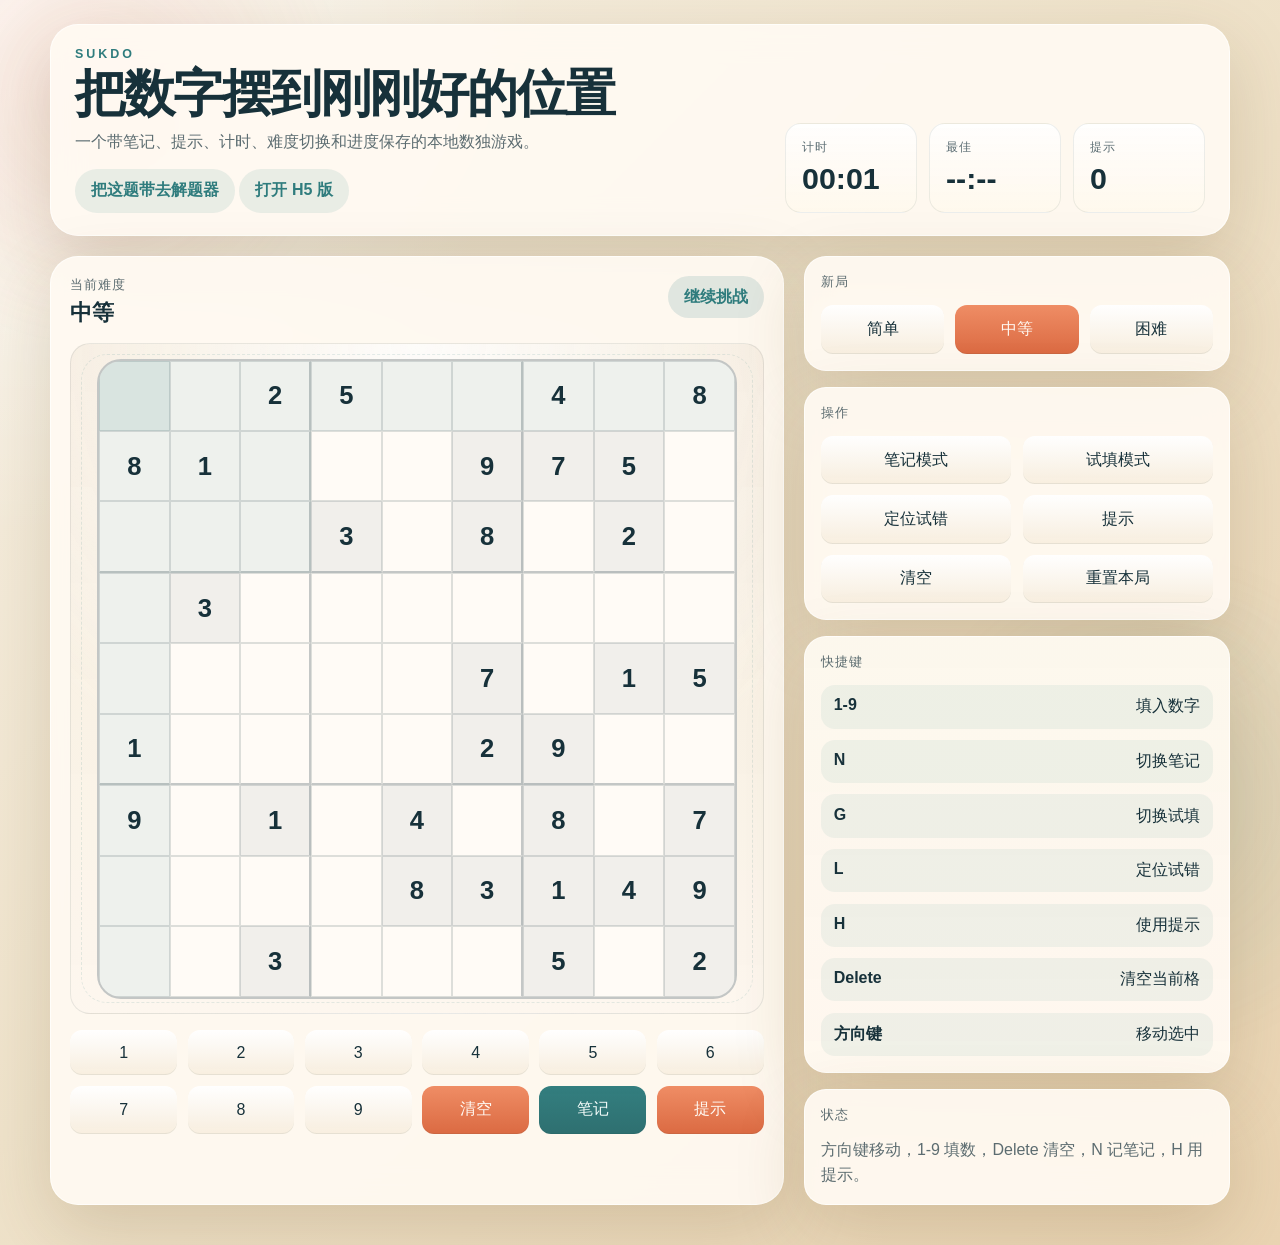
<file: index.html>
<!doctype html>
<html lang="zh-CN">
  <head>
    <meta charset="UTF-8" />
    <meta name="viewport" content="width=device-width, initial-scale=1.0" />
    <title>Sukdo Sudoku</title>
    <link rel="stylesheet" href="./styles.css" />
  </head>
  <body>
    <div class="page-glow page-glow-left"></div>
    <div class="page-glow page-glow-right"></div>

    <main class="app-shell">
      <section class="hero-card">
        <p class="eyebrow">SUKDO</p>
        <div class="hero-copy">
          <div>
            <h1>把数字摆到刚刚好的位置</h1>
            <p class="hero-text">
              一个带笔记、提示、计时、难度切换和进度保存的本地数独游戏。
            </p>
            <div class="hero-actions">
              <a id="solver-link" class="hero-link" href="./solver.html">把这题带去解题器</a>
              <a class="hero-link" href="./h5/index.html">打开 H5 版</a>
            </div>
          </div>
          <div class="hero-stats">
            <div class="stat-card">
              <span class="stat-label">计时</span>
              <strong id="timer">00:00</strong>
            </div>
            <div class="stat-card">
              <span class="stat-label">最佳</span>
              <strong id="best-time">--:--</strong>
            </div>
            <div class="stat-card">
              <span class="stat-label">提示</span>
              <strong id="hint-count">0</strong>
            </div>
          </div>
        </div>
      </section>

      <section class="game-layout">
        <section class="board-panel">
          <div class="panel-topline">
            <div>
              <p class="panel-label">当前难度</p>
              <strong id="difficulty-label">中等</strong>
            </div>
            <div id="status-pill" class="status-pill">继续挑战</div>
          </div>

          <div class="board-frame">
            <div id="board" class="board" aria-label="Sudoku board"></div>
          </div>

          <div class="keypad-card">
            <div id="keypad" class="keypad" aria-label="Sudoku keypad"></div>
          </div>
        </section>

        <aside class="side-panel">
          <section class="panel-card">
            <p class="panel-title">新局</p>
            <div class="difficulty-group" id="difficulty-buttons">
              <button class="difficulty-button" data-difficulty="easy">简单</button>
              <button class="difficulty-button" data-difficulty="medium">中等</button>
              <button class="difficulty-button" data-difficulty="hard">困难</button>
            </div>
          </section>

          <section class="panel-card">
            <p class="panel-title">操作</p>
            <div class="action-grid">
              <button id="notes-toggle" class="action-button">笔记模式</button>
              <button id="prefill-toggle" class="action-button">试填模式</button>
              <button id="locate-prefill" class="action-button">定位试错</button>
              <button id="hint-button" class="action-button">提示</button>
              <button id="clear-button" class="action-button">清空</button>
              <button id="reset-button" class="action-button">重置本局</button>
            </div>
          </section>

          <section class="panel-card panel-card-accent">
            <p class="panel-title">快捷键</p>
            <ul class="shortcut-list">
              <li><span>1-9</span><span>填入数字</span></li>
              <li><span>N</span><span>切换笔记</span></li>
              <li><span>G</span><span>切换试填</span></li>
              <li><span>L</span><span>定位试错</span></li>
              <li><span>H</span><span>使用提示</span></li>
              <li><span>Delete</span><span>清空当前格</span></li>
              <li><span>方向键</span><span>移动选中</span></li>
            </ul>
          </section>

          <section class="panel-card">
            <p class="panel-title">状态</p>
            <p id="message" class="message">
              选择一个空格，然后用键盘或下方数字盘开始解题。
            </p>
          </section>
        </aside>
      </section>
    </main>

    <script type="module" src="./src/main.js"></script>
  </body>
</html>
</file>
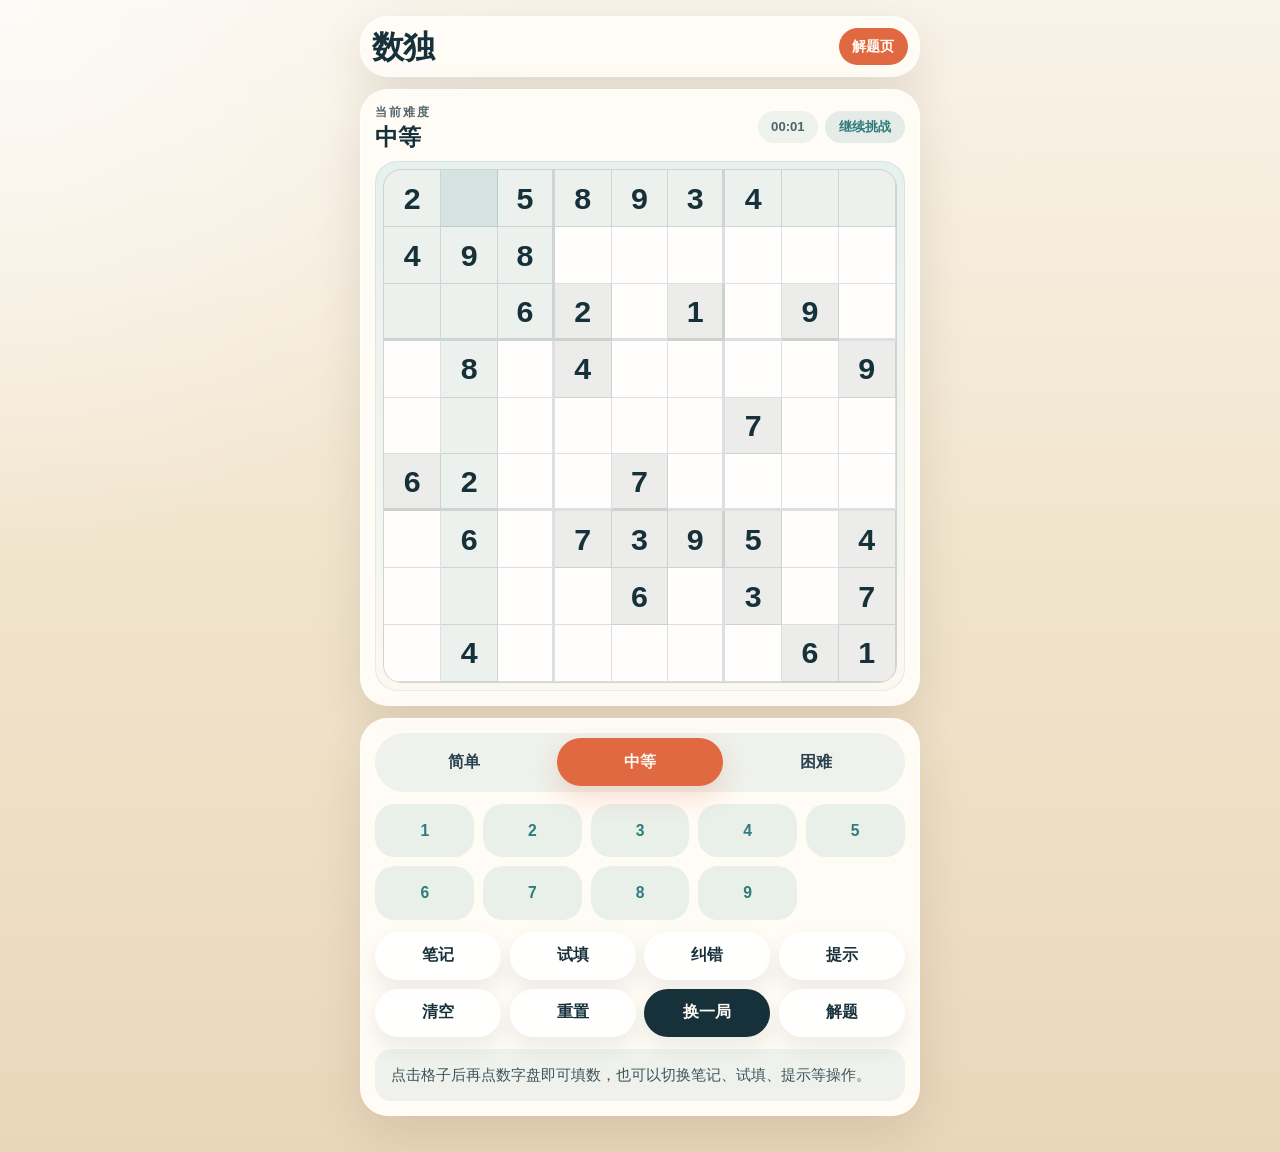
<file: h5/index.html>
<!doctype html>
<html lang="zh-CN">
  <head>
    <meta charset="UTF-8" />
    <meta name="viewport" content="width=device-width, initial-scale=1.0, viewport-fit=cover" />
    <title>Sukdo H5 Game</title>
    <link rel="icon" href="data:," />
    <link rel="stylesheet" href="./styles.css" />
  </head>
  <body class="h5-body">
    <main class="mobile-shell">
      <header class="mobile-hero compact-hero game-hero">
        <div class="hero-topline compact-topline">
          <h1>数独</h1>
          <a id="h5-solver-link" class="ghost-link accent" href="./solver.html">解题页</a>
        </div>
      </header>

      <section class="panel-card board-panel">
        <div class="section-topline">
          <div>
            <div class="section-title">当前难度</div>
            <strong id="h5-difficulty-label" class="section-value">中等</strong>
          </div>
          <div class="board-meta">
            <div id="h5-timer" class="helper-text">00:00</div>
            <div id="h5-status-pill" class="helper-pill">继续挑战</div>
          </div>
        </div>
        <div class="board-shell">
          <div id="h5-game-board" class="board" aria-label="H5 Sudoku board"></div>
        </div>
      </section>

      <section class="panel-card controls-panel">
        <div id="h5-difficulty-buttons"></div>
        <div id="h5-game-keypad"></div>
        <div id="h5-action-grid"></div>
        <p id="h5-game-message" class="message">正在加载 H5 数独游戏…</p>
      </section>

      <div id="h5-new-game-dialog"></div>
    </main>

    <script type="module" src="../src/h5/game-page.js?v=20260402-3"></script>
  </body>
</html>
</file>
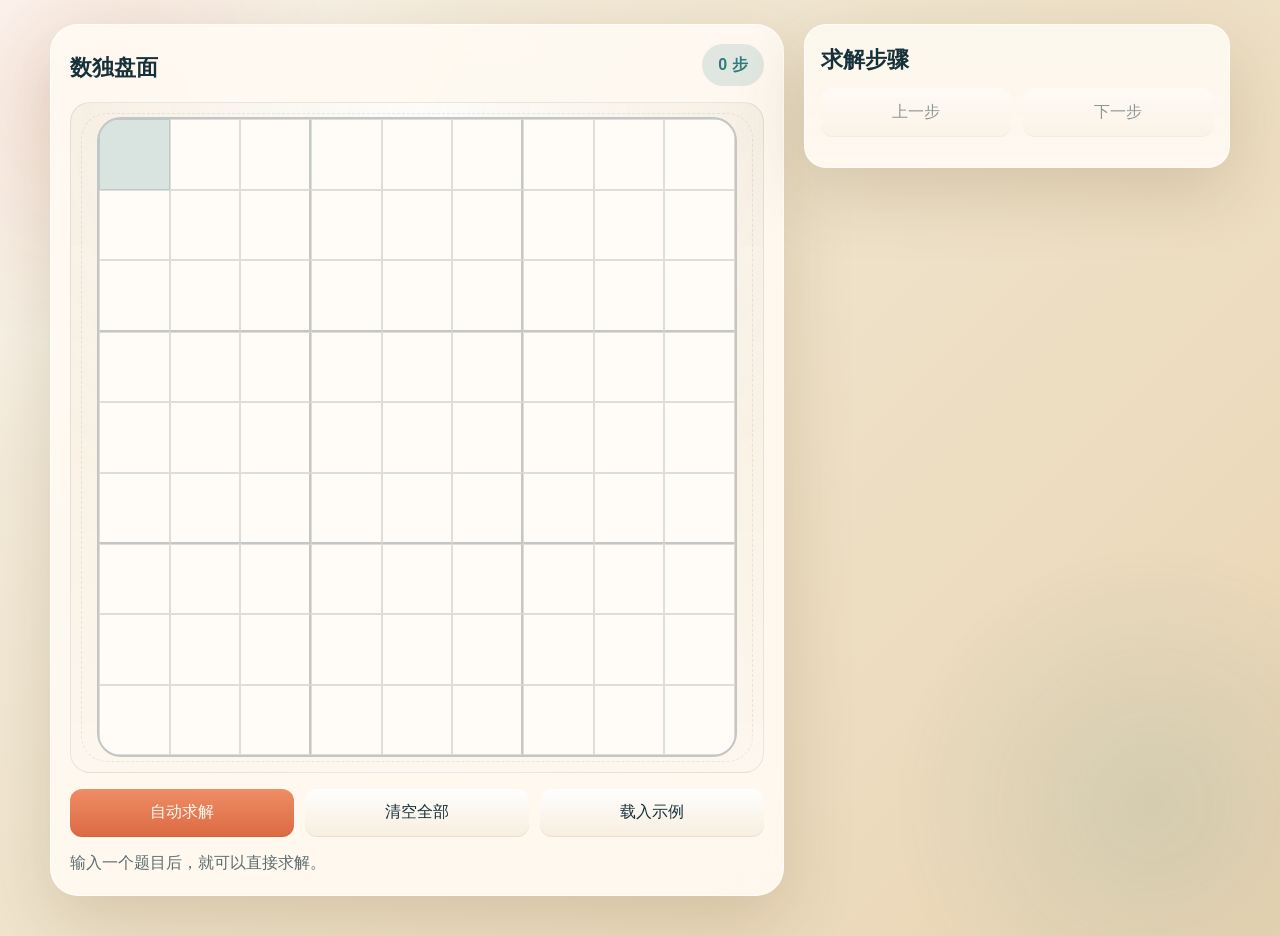
<file: solver.html>
<!doctype html>
<html lang="zh-CN">
  <head>
    <meta charset="UTF-8" />
    <meta name="viewport" content="width=device-width, initial-scale=1.0" />
    <title>Sukdo Solver</title>
    <link rel="stylesheet" href="./styles.css" />
  </head>
  <body>
    <div class="page-glow page-glow-left"></div>
    <div class="page-glow page-glow-right"></div>

    <main class="app-shell solver-shell">
      <section class="game-layout solver-layout">
        <section class="board-panel">
          <div class="panel-topline">
            <div>
              <strong>数独盘面</strong>
            </div>
            <div class="status-pill"><span id="solver-step-count">0</span> 步</div>
          </div>

          <div class="board-frame">
            <div id="solver-board" class="board" aria-label="Sudoku solver input board"></div>
          </div>

          <div class="keypad-card solver-actions">
            <button id="solver-solve" class="action-button primary">自动求解</button>
            <button id="solver-clear" class="action-button">清空全部</button>
            <button id="solver-sample" class="action-button">载入示例</button>
          </div>
          <p id="solver-message" class="message">输入一个题目后，就可以直接求解。</p>
        </section>

        <aside class="side-panel">
          <section class="panel-card panel-card-accent solver-steps-panel">
            <div class="panel-topline">
              <strong>求解步骤</strong>
            </div>
            <div class="solver-guide-controls">
              <button id="solver-guide-prev" class="action-button" disabled>上一步</button>
              <button id="solver-guide-next" class="action-button" disabled>下一步</button>
            </div>
            <ol id="solver-steps" class="solver-steps"></ol>
          </section>
        </aside>
      </section>
    </main>

    <script type="module" src="./src/solver-main.js"></script>
  </body>
</html>
</file>
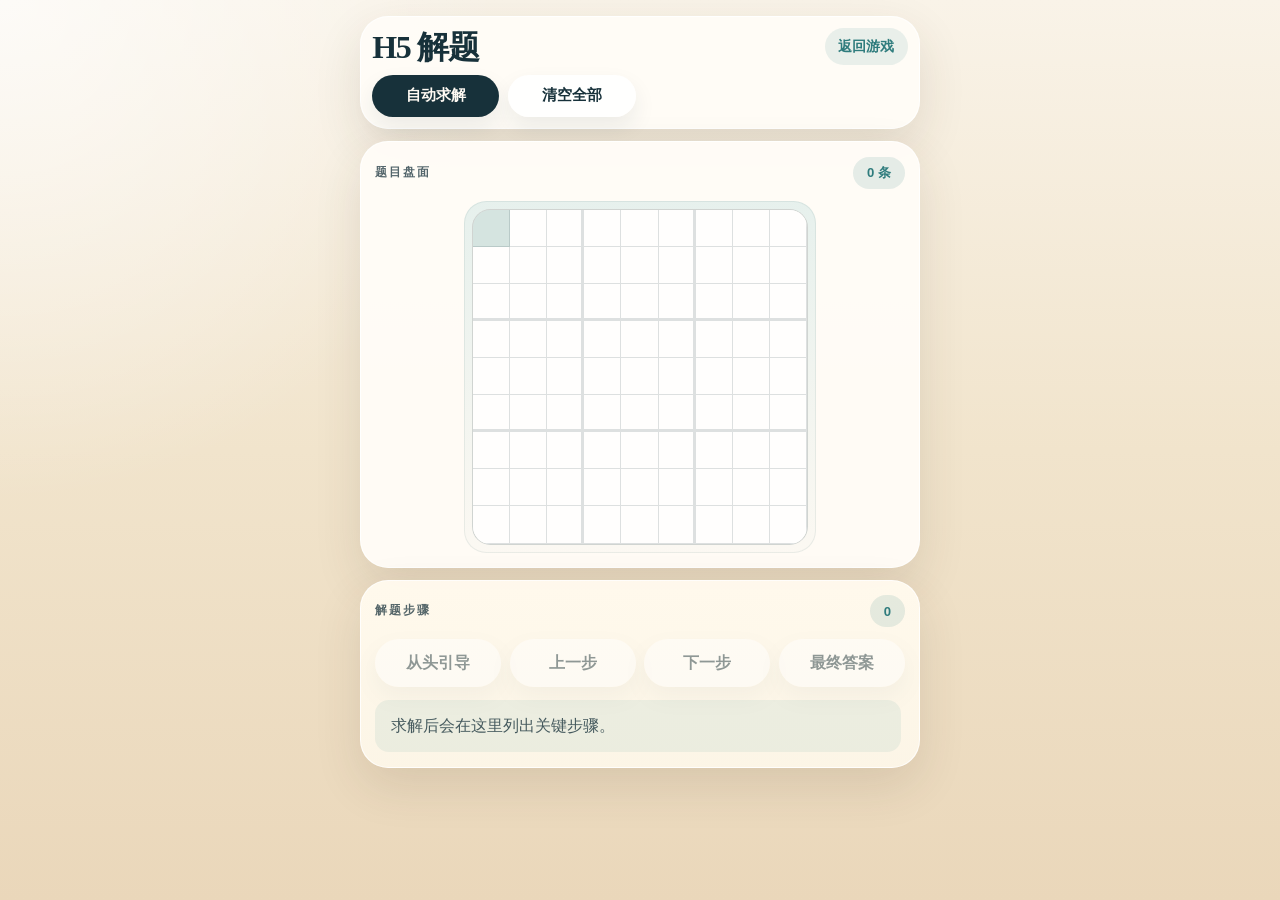
<file: h5/solver.html>
<!doctype html>
<html lang="zh-CN">
  <head>
    <meta charset="UTF-8" />
    <meta name="viewport" content="width=device-width, initial-scale=1.0, viewport-fit=cover" />
    <title>Sukdo H5 Solver</title>
    <link rel="icon" href="data:," />
    <link rel="stylesheet" href="./styles.css" />
  </head>
  <body class="h5-body">
    <main class="mobile-shell solver-shell">
      <header class="mobile-hero compact-hero solver-hero">
        <div class="hero-topline compact-topline">
          <h1>H5 解题</h1>
          <a class="ghost-link" href="./index.html">返回游戏</a>
        </div>
        <div id="h5-solver-primary-actions" class="action-grid compact-actions hero-actions">
          <button id="h5-solver-solve" type="button" class="action-button control-chip primary">自动求解</button>
          <button id="h5-solver-clear" type="button" class="action-button control-chip">清空全部</button>
        </div>
      </header>

      <div class="solver-workspace">
        <section class="panel-card solver-board-panel">
          <div class="section-topline">
            <div class="section-title">题目盘面</div>
            <div id="h5-solver-progress" class="helper-pill">0 条</div>
          </div>
          <div class="board-shell">
            <div id="h5-solver-board" class="board" aria-label="H5 Sudoku solver board"></div>
          </div>
        </section>

        <section class="panel-card guide-panel solver-guide-panel">
          <div class="section-topline">
            <div class="section-title">解题步骤</div>
            <div id="h5-solver-step-count" class="helper-pill">0</div>
          </div>
          <div id="h5-solver-guide-controls" class="action-grid compact-actions"></div>
          <ol id="h5-solver-steps" class="solver-steps"></ol>
        </section>
      </div>
    </main>

    <script type="module" src="../src/h5/solver-page.js?v=20260402-6"></script>
  </body>
</html>
</file>
<file: styles.css>
:root {
  --bg: #f6efe3;
  --bg-deep: #e5d6bb;
  --surface: rgba(255, 250, 242, 0.92);
  --surface-strong: #fff8ef;
  --ink: #17313a;
  --ink-soft: rgba(23, 49, 58, 0.7);
  --line: rgba(20, 45, 53, 0.14);
  --accent: #e06942;
  --accent-soft: rgba(224, 105, 66, 0.16);
  --accent-strong: #ca512b;
  --teal: #2f7c7d;
  --teal-soft: rgba(47, 124, 125, 0.14);
  --gold: #d1a43b;
  --danger: #b63e30;
  --danger-soft: rgba(182, 62, 48, 0.16);
  --shadow: 0 24px 70px rgba(95, 69, 22, 0.18);
  --radius-xl: 28px;
  --radius-lg: 22px;
  --radius-md: 16px;
  --radius-sm: 12px;
  --board-size: min(78vw, 640px);
  --solver-step-preview-height: 3.3rem;
}

* {
  box-sizing: border-box;
}

html,
body {
  margin: 0;
  min-height: 100%;
}

body {
  font-family: "Avenir Next", "Trebuchet MS", "Segoe UI", sans-serif;
  color: var(--ink);
  background:
    radial-gradient(circle at top left, rgba(255, 255, 255, 0.7), transparent 30%),
    linear-gradient(135deg, #f8f2e7 0%, #efe3cb 45%, #ead4b2 100%);
  overflow-x: hidden;
}

button {
  font: inherit;
}

.page-glow {
  position: fixed;
  width: 32rem;
  height: 32rem;
  border-radius: 50%;
  filter: blur(24px);
  opacity: 0.46;
  pointer-events: none;
  z-index: 0;
}

.page-glow-left {
  top: -10rem;
  left: -10rem;
  background: radial-gradient(circle, rgba(224, 105, 66, 0.32), transparent 68%);
}

.page-glow-right {
  right: -8rem;
  bottom: -10rem;
  background: radial-gradient(circle, rgba(47, 124, 125, 0.28), transparent 70%);
}

.app-shell {
  position: relative;
  z-index: 1;
  width: min(1180px, calc(100vw - 2rem));
  margin: 0 auto;
  padding: 1.5rem 0 2.5rem;
}

.hero-card,
.board-panel,
.panel-card {
  border: 1px solid rgba(255, 255, 255, 0.64);
  background: var(--surface);
  backdrop-filter: blur(16px);
  box-shadow: var(--shadow);
}

.hero-card {
  border-radius: var(--radius-xl);
  padding: 1.4rem 1.5rem;
}

.eyebrow {
  margin: 0 0 0.5rem;
  font-size: 0.78rem;
  letter-spacing: 0.24em;
  font-weight: 700;
  color: var(--teal);
}

.hero-copy {
  display: flex;
  gap: 1.5rem;
  justify-content: space-between;
  align-items: end;
}

.hero-copy h1 {
  margin: 0;
  font-family: "Georgia", "Palatino Linotype", serif;
  font-size: clamp(2.2rem, 4vw, 4rem);
  line-height: 0.98;
  letter-spacing: -0.04em;
}

.hero-text {
  max-width: 48rem;
  margin: 0.75rem 0 0;
  color: var(--ink-soft);
  font-size: 1rem;
}

.hero-actions,
.top-nav {
  margin-top: 1rem;
}

.hero-link {
  display: inline-flex;
  align-items: center;
  gap: 0.45rem;
  padding: 0.72rem 1rem;
  border-radius: 999px;
  background: rgba(47, 124, 125, 0.1);
  color: var(--teal);
  font-weight: 700;
  text-decoration: none;
  transition: transform 150ms ease, background 150ms ease;
}

.hero-link:hover {
  transform: translateY(-1px);
  background: rgba(47, 124, 125, 0.16);
}

.hero-stats {
  display: grid;
  grid-template-columns: repeat(3, minmax(120px, 1fr));
  gap: 0.75rem;
  min-width: min(100%, 420px);
}

.stat-card {
  padding: 0.95rem 1rem;
  border-radius: var(--radius-md);
  background: linear-gradient(180deg, rgba(255, 255, 255, 0.86), rgba(255, 248, 236, 0.9));
  border: 1px solid rgba(23, 49, 58, 0.08);
}

.stat-label {
  display: block;
  font-size: 0.78rem;
  text-transform: uppercase;
  letter-spacing: 0.12em;
  color: var(--ink-soft);
}

.stat-card strong {
  display: block;
  margin-top: 0.35rem;
  font-size: clamp(1.2rem, 2.4vw, 1.9rem);
}

.game-layout {
  display: grid;
  grid-template-columns: minmax(0, 1.55fr) minmax(290px, 0.9fr);
  gap: 1.25rem;
  margin-top: 1.25rem;
}

.solver-layout {
  margin-top: 0;
}

.board-panel {
  border-radius: var(--radius-xl);
  padding: 1.2rem;
}

.panel-topline {
  display: flex;
  justify-content: space-between;
  gap: 1rem;
  align-items: center;
}

.panel-label,
.panel-title {
  margin: 0;
  color: var(--ink-soft);
  font-size: 0.84rem;
  letter-spacing: 0.08em;
  text-transform: uppercase;
}

.panel-topline strong {
  display: block;
  margin-top: 0.25rem;
  font-size: 1.35rem;
}

.status-pill {
  align-self: flex-start;
  padding: 0.65rem 1rem;
  border-radius: 999px;
  background: var(--teal-soft);
  color: var(--teal);
  font-weight: 700;
  transition: transform 180ms ease, background 180ms ease, color 180ms ease;
}

.status-pill.completed {
  background: rgba(209, 164, 59, 0.18);
  color: #8f6711;
  transform: translateY(-2px);
}

.board-frame {
  position: relative;
  margin-top: 1rem;
  padding: 0.9rem;
  border-radius: calc(var(--radius-xl) - 8px);
  background:
    radial-gradient(circle at top, rgba(255, 255, 255, 0.85), transparent 65%),
    linear-gradient(180deg, rgba(244, 234, 218, 0.95), rgba(253, 247, 238, 0.92));
  border: 1px solid rgba(23, 49, 58, 0.09);
}

.board-frame::after {
  content: "";
  position: absolute;
  inset: 10px;
  border-radius: 26px;
  border: 1px dashed rgba(47, 124, 125, 0.12);
  pointer-events: none;
}

.board {
  position: relative;
  display: grid;
  grid-template-columns: repeat(9, 1fr);
  gap: 0;
  width: 100%;
  max-width: var(--board-size);
  aspect-ratio: 1;
  margin: 0 auto;
  border: 2px solid rgba(23, 49, 58, 0.26);
  border-radius: 24px;
  overflow: hidden;
  background: rgba(255, 251, 246, 0.98);
}

.cell {
  position: relative;
  border: 1px solid var(--line);
  background: transparent;
  color: var(--ink);
  padding: 0;
  cursor: pointer;
  transition:
    transform 140ms ease,
    background 140ms ease,
    color 140ms ease,
    box-shadow 140ms ease;
}

.cell:hover {
  background: rgba(47, 124, 125, 0.08);
}

.cell:focus-visible {
  outline: none;
  box-shadow: inset 0 0 0 3px rgba(47, 124, 125, 0.35);
}

.cell.fixed {
  background: rgba(23, 49, 58, 0.06);
  font-weight: 700;
}

.cell.player-entry {
  color: var(--teal);
  font-weight: 700;
}

.cell.prefill-entry {
  box-shadow: inset 0 0 0 2px rgba(47, 124, 125, 0.38);
}

.cell.selected {
  background: rgba(47, 124, 125, 0.18);
}

.cell.related {
  background: rgba(47, 124, 125, 0.08);
}

.cell.same-value {
  background: rgba(47, 124, 125, 0.18);
  box-shadow: inset 0 0 0 2px rgba(23, 49, 58, 0.18);
}

.cell.conflict {
  background: var(--danger-soft);
  color: var(--danger);
}

.cell.guide-focus {
  background: rgba(214, 122, 32, 0.18);
  box-shadow: inset 0 0 0 3px rgba(214, 122, 32, 0.34);
}

.cell.completed {
  animation: glow-pop 420ms ease;
}

.cell.trace-origin {
  outline: 3px solid rgba(224, 105, 66, 0.48);
  outline-offset: -3px;
}

.cell.box-right {
  border-right: 2px solid rgba(23, 49, 58, 0.25);
}

.cell.box-bottom {
  border-bottom: 2px solid rgba(23, 49, 58, 0.25);
}

.cell-content {
  display: grid;
  place-items: center;
  width: 100%;
  height: 100%;
  min-height: clamp(2.4rem, 7vw, 4.2rem);
  font-size: clamp(1.1rem, 2vw, 2rem);
  font-weight: 700;
}

.notes-grid {
  display: grid;
  grid-template-columns: repeat(3, 1fr);
  width: 100%;
  height: 100%;
  padding: 0.25rem;
  font-size: clamp(0.48rem, 1vw, 0.82rem);
  color: rgba(23, 49, 58, 0.76);
}

.notes-grid span {
  display: grid;
  place-items: center;
}

.keypad-card {
  margin-top: 1rem;
}

.keypad {
  display: grid;
  grid-template-columns: repeat(6, minmax(0, 1fr));
  gap: 0.65rem;
}

.keypad-button,
.difficulty-button,
.action-button {
  border: 0;
  border-radius: var(--radius-sm);
  padding: 0.85rem 0.9rem;
  background: linear-gradient(180deg, rgba(255, 255, 255, 0.95), rgba(247, 237, 221, 0.92));
  color: var(--ink);
  box-shadow: inset 0 -1px 0 rgba(23, 49, 58, 0.08);
  cursor: pointer;
  transition: transform 150ms ease, box-shadow 150ms ease, background 150ms ease;
}

.keypad-button:hover,
.difficulty-button:hover,
.action-button:hover {
  transform: translateY(-1px);
  box-shadow:
    inset 0 -1px 0 rgba(23, 49, 58, 0.08),
    0 10px 24px rgba(95, 69, 22, 0.12);
}

.keypad-button.primary,
.action-button.primary,
.difficulty-button.active {
  background: linear-gradient(180deg, #ef8d65, #db6a42);
  color: #fffaf4;
}

.keypad-button.active {
  background: linear-gradient(180deg, rgba(47, 124, 125, 0.98), rgba(35, 104, 105, 0.95));
  color: #f3fbf9;
  box-shadow:
    inset 0 0 0 2px rgba(255, 255, 255, 0.2),
    0 10px 24px rgba(47, 124, 125, 0.18);
}

.keypad-button.secondary {
  background: linear-gradient(180deg, rgba(47, 124, 125, 0.98), rgba(35, 104, 105, 0.95));
  color: #f3fbf9;
}

.side-panel {
  display: flex;
  flex-direction: column;
  gap: 1rem;
}

.panel-card {
  border-radius: var(--radius-lg);
  padding: 1rem;
}

.panel-card-accent {
  background:
    linear-gradient(180deg, rgba(252, 247, 237, 0.95), rgba(255, 248, 239, 0.92)),
    var(--surface);
}

.difficulty-group,
.action-grid {
  display: grid;
  gap: 0.7rem;
  margin-top: 0.9rem;
}

.difficulty-group {
  grid-template-columns: repeat(3, minmax(0, 1fr));
}

.action-grid {
  grid-template-columns: repeat(2, minmax(0, 1fr));
}

.shortcut-list {
  list-style: none;
  padding: 0;
  margin: 0.9rem 0 0;
  display: grid;
  gap: 0.7rem;
}

.shortcut-list li {
  display: flex;
  justify-content: space-between;
  gap: 1rem;
  padding: 0.7rem 0.8rem;
  border-radius: 14px;
  background: rgba(47, 124, 125, 0.07);
}

.shortcut-list span:first-child {
  font-weight: 700;
}

.message {
  margin: 0.9rem 0 0;
  line-height: 1.55;
  color: var(--ink-soft);
}

.panel-note {
  margin: 0.75rem 0 0;
  color: var(--ink-soft);
  line-height: 1.5;
}

.solver-actions {
  display: grid;
  grid-template-columns: repeat(3, minmax(0, 1fr));
  gap: 0.7rem;
}

.solver-guide-controls {
  display: grid;
  grid-template-columns: repeat(2, minmax(0, 1fr));
  gap: 0.7rem;
  margin-top: 0.9rem;
}

.solver-cell {
  min-height: unset;
}

.result-cell {
  color: var(--accent-strong);
  background: rgba(224, 105, 66, 0.08);
  box-shadow: inset 0 0 0 1px rgba(224, 105, 66, 0.12);
}

.solver-steps {
  margin: 0.9rem 0 0;
  padding: 0 0.35rem 0 0;
  padding-right: 0.35rem;
  list-style: none;
  display: flex;
  flex-direction: column;
  gap: 0.7rem;
  max-height: calc(var(--solver-step-preview-height) * 5 + 0.9rem);
  overflow-y: auto;
  color: var(--ink-soft);
  line-height: 1.65;
}

.solver-step {
  padding: 0;
  border-radius: var(--radius-sm);
  background: rgba(255, 255, 255, 0.9);
  color: rgba(23, 49, 58, 0.78);
  line-height: 1.55;
  transition: background 140ms ease, box-shadow 140ms ease, transform 140ms ease, opacity 140ms ease;
  scroll-margin-block: 1rem;
  overflow: hidden;
}

.solver-step:hover {
  background: rgba(47, 124, 125, 0.1);
  transform: translateY(-1px);
}

.solver-step-button {
  width: 100%;
  border: 0;
  padding: 0.85rem 0.95rem;
  background: transparent;
  color: inherit;
  text-align: left;
  font: inherit;
  line-height: inherit;
  cursor: pointer;
}

.solver-step-button:focus-visible {
  outline: 2px solid rgba(47, 124, 125, 0.55);
  outline-offset: -2px;
}

.solver-step.active {
  background: rgba(47, 124, 125, 0.14);
  color: #17313a;
  box-shadow: inset 0 0 0 2px rgba(47, 124, 125, 0.18);
}

.solver-step.done {
  opacity: 0.72;
}

.action-button:disabled {
  opacity: 0.48;
  pointer-events: none;
  box-shadow: inset 0 -1px 0 rgba(23, 49, 58, 0.08);
}

@keyframes glow-pop {
  0% {
    transform: scale(0.96);
    box-shadow: inset 0 0 0 0 rgba(209, 164, 59, 0.45);
  }
  65% {
    transform: scale(1.02);
    box-shadow: inset 0 0 0 3px rgba(209, 164, 59, 0.45);
  }
  100% {
    transform: scale(1);
    box-shadow: inset 0 0 0 0 rgba(209, 164, 59, 0);
  }
}

@media (max-width: 980px) {
  .hero-copy,
  .game-layout {
    grid-template-columns: 1fr;
    display: grid;
  }

  .hero-stats {
    min-width: 0;
  }
}

@media (max-width: 680px) {
  .app-shell {
    width: min(100vw - 1rem, 100%);
    padding-top: 0.75rem;
  }

  .hero-card,
  .board-panel,
  .panel-card {
    border-radius: 22px;
  }

  .hero-card {
    padding: 1.1rem;
  }

  .hero-stats,
  .difficulty-group,
  .action-grid,
  .keypad,
  .solver-actions {
    grid-template-columns: repeat(2, minmax(0, 1fr));
  }

  .keypad-button.digit {
    min-height: 3.4rem;
    font-size: 1.2rem;
  }

  .cell-content {
    min-height: 2.35rem;
  }

  .solver-steps {
    max-height: calc(var(--solver-step-preview-height) * 4 + 0.9rem);
  }
}
</file>
<file: h5/styles.css>
:root {
  --bg: #f6efe3;
  --surface: rgba(255, 252, 247, 0.96);
  --surface-strong: rgba(255, 255, 255, 0.94);
  --ink: #17313a;
  --ink-soft: rgba(23, 49, 58, 0.74);
  --line: rgba(20, 45, 53, 0.14);
  --teal: #2f7c7d;
  --teal-soft: rgba(47, 124, 125, 0.12);
  --accent: #e06942;
  --accent-soft: rgba(224, 105, 66, 0.12);
  --gold-soft: rgba(209, 164, 59, 0.18);
  --danger: #b63e30;
  --danger-soft: rgba(182, 62, 48, 0.14);
  --shadow: 0 18px 48px rgba(66, 51, 29, 0.12);
  --radius-xl: 1.75rem;
  --radius-lg: 1.375rem;
  --radius-md: 1rem;
  --radius-sm: 0.875rem;
  --solver-step-preview-height: 3.2rem;
}

* {
  box-sizing: border-box;
}

html,
body {
  margin: 0;
  min-height: 100%;
}

body {
  font-family: "Avenir Next", "Trebuchet MS", "Segoe UI", sans-serif;
  color: var(--ink);
  background:
    radial-gradient(circle at top left, rgba(255, 255, 255, 0.68), transparent 32%),
    linear-gradient(180deg, #f9f3e8 0%, #f1e4cc 50%, #ead7ba 100%);
}

button,
textarea {
  font: inherit;
}

button {
  border: 0;
  cursor: pointer;
}

.h5-body {
  padding: max(1rem, env(safe-area-inset-top)) 0 max(1.5rem, env(safe-area-inset-bottom));
}

.mobile-shell {
  width: min(100%, 37rem);
  margin: 0 auto;
  padding: 0 0.75rem;
  display: flex;
  flex-direction: column;
  gap: 0.75rem;
}

.solver-shell {
  min-height: calc(100dvh - max(1rem, env(safe-area-inset-top)) - max(1.5rem, env(safe-area-inset-bottom)));
}

.mobile-hero,
.panel-card {
  border-radius: var(--radius-xl);
  background: var(--surface);
  border: 1px solid rgba(255, 255, 255, 0.84);
  box-shadow: var(--shadow);
}

.mobile-hero {
  padding: 1rem;
}

.compact-hero {
  padding: 0.9rem;
}

.solver-hero {
  padding: 0.7rem;
}

.game-hero {
  padding: 0.7rem;
}

.eyebrow {
  margin: 0 0 0.4rem;
  font-size: 0.76rem;
  letter-spacing: 0.22em;
  font-weight: 700;
  color: var(--teal);
}

.hero-topline {
  display: flex;
  flex-direction: column;
  gap: 0.9rem;
}

.compact-topline {
  align-items: flex-start;
}

.solver-hero .hero-topline {
  flex-direction: row;
  align-items: center;
  justify-content: space-between;
  gap: 0.55rem;
}

.game-hero .hero-topline {
  flex-direction: row;
  align-items: center;
  justify-content: space-between;
  gap: 0.55rem;
}

.hero-topline h1 {
  margin: 0;
  font-family: "Georgia", "Palatino Linotype", serif;
  font-size: clamp(1.9rem, 7vw, 2.8rem);
  line-height: 1;
  letter-spacing: -0.04em;
}

.solver-hero .hero-topline h1 {
  font-size: clamp(1.45rem, 5.4vw, 2rem);
}

.game-hero .hero-topline h1 {
  font-size: clamp(1.45rem, 5.4vw, 2rem);
}

.hero-text {
  margin: 0.65rem 0 0;
  color: var(--ink-soft);
  line-height: 1.6;
  font-size: 0.95rem;
}

.top-links {
  display: flex;
  flex-wrap: wrap;
  gap: 0.55rem;
}

.ghost-link {
  display: inline-flex;
  align-items: center;
  justify-content: center;
  min-height: 2.8rem;
  padding: 0 1rem;
  border-radius: 999px;
  text-decoration: none;
  color: var(--teal);
  background: rgba(47, 124, 125, 0.1);
  font-weight: 700;
}

.solver-hero .ghost-link {
  min-height: 2.3rem;
  padding: 0 0.85rem;
  font-size: 0.9rem;
}

.game-hero .ghost-link {
  min-height: 2.3rem;
  padding: 0 0.85rem;
  font-size: 0.9rem;
}

.ghost-link.accent {
  color: #fffaf3;
  background: var(--accent);
}

.stat-label,
.section-title {
  display: block;
  color: var(--ink-soft);
  font-size: 0.74rem;
  letter-spacing: 0.16em;
  text-transform: uppercase;
  font-weight: 700;
}

.section-value {
  display: block;
  margin-top: 0.35rem;
  font-size: 1.45rem;
  line-height: 1;
  font-variant-numeric: tabular-nums;
}

.panel-card {
  padding: 0.9rem;
}

.solver-workspace {
  display: flex;
  flex-direction: column;
  gap: 0.75rem;
}

.section-topline {
  display: flex;
  align-items: center;
  justify-content: space-between;
  gap: 0.75rem;
}

.board-meta {
  display: flex;
  align-items: center;
  justify-content: flex-end;
  gap: 0.45rem;
  flex-wrap: wrap;
}

.helper-pill,
.helper-text {
  display: inline-flex;
  align-items: center;
  justify-content: center;
  min-height: 2rem;
  padding: 0.35rem 0.85rem;
  border-radius: 999px;
  font-size: 0.82rem;
  font-weight: 700;
}

.helper-pill {
  background: var(--teal-soft);
  color: var(--teal);
}

.helper-pill.completed {
  background: var(--gold-soft);
  color: #8f6711;
}

.helper-text {
  background: rgba(47, 124, 125, 0.08);
  color: var(--ink-soft);
}

.board-shell {
  margin-top: 0.75rem;
  padding: 0.5rem;
  border-radius: 1.4rem;
  background: linear-gradient(180deg, rgba(221, 236, 233, 0.72), rgba(251, 248, 242, 0.92));
  box-shadow: inset 0 0 0 1px rgba(34, 74, 83, 0.08);
}

.board {
  width: 100%;
  aspect-ratio: 1;
  display: grid;
  grid-template-columns: repeat(9, minmax(0, 1fr));
  grid-template-rows: repeat(9, minmax(0, 1fr));
  border: 1px solid rgba(20, 45, 53, 0.2);
  border-radius: 1.15rem;
  overflow: hidden;
  background: rgba(255, 253, 249, 0.98);
}

.cell {
  min-height: 0;
  display: flex;
  align-items: center;
  justify-content: center;
  padding: 0;
  border-right: 1px solid var(--line);
  border-bottom: 1px solid var(--line);
  background: rgba(255, 255, 255, 0.78);
  color: var(--ink);
}

.cell.fixed {
  background: rgba(23, 49, 58, 0.08);
  font-weight: 700;
}

.cell.player-entry {
  color: var(--teal);
  font-weight: 700;
}

.cell.prefill-entry {
  background: var(--accent-soft);
  box-shadow: inset 0 0 0 2px rgba(224, 105, 66, 0.24);
}

.cell.selected {
  background: rgba(47, 124, 125, 0.2);
}

.cell.related {
  background: rgba(47, 124, 125, 0.09);
}

.cell.same-value {
  background: rgba(47, 124, 125, 0.18);
  box-shadow: inset 0 0 0 2px rgba(23, 49, 58, 0.18);
}

.cell.trace-origin {
  box-shadow: inset 0 0 0 3px rgba(224, 105, 66, 0.38);
}

.cell.conflict {
  background: var(--danger-soft);
  color: var(--danger);
}

.cell.guide-focus {
  background: rgba(214, 122, 32, 0.18);
  box-shadow: inset 0 0 0 3px rgba(214, 122, 32, 0.36);
}

.cell.box-right {
  border-right-width: 3px;
}

.cell.box-bottom {
  border-bottom-width: 3px;
}

.cell-content {
  font-size: clamp(1.1rem, 4.2vw, 1.9rem);
  line-height: 1;
  font-weight: 700;
}

.notes-grid {
  width: 100%;
  height: 100%;
  display: grid;
  grid-template-columns: repeat(3, minmax(0, 1fr));
  align-items: center;
  justify-items: center;
  padding: 0.18rem;
}

.note {
  font-size: 0.66rem;
  line-height: 1;
  color: rgba(23, 49, 58, 0.58);
}

.controls-panel {
  padding-top: 0.85rem;
}

.difficulty-row,
.keypad,
.action-grid {
  display: grid;
  gap: 0.55rem;
}

.difficulty-row {
  grid-template-columns: repeat(3, minmax(0, 1fr));
  padding: 0.35rem;
  border-radius: 999px;
  background: rgba(47, 124, 125, 0.08);
}

.keypad {
  grid-template-columns: repeat(5, minmax(0, 1fr));
  margin-top: 0.75rem;
}

.solver-keypad {
  margin-top: 0.75rem;
}

.action-grid {
  grid-template-columns: repeat(2, minmax(0, 1fr));
  margin-top: 0.75rem;
}

.hero-actions {
  margin-top: 0.85rem;
}

.solver-hero .hero-actions {
  margin-top: 0.6rem;
}

.compact-actions {
  grid-template-columns: repeat(2, minmax(0, 1fr));
}

.difficulty-pill,
.control-chip,
.new-game-dialog-button {
  min-height: 3rem;
  padding: 0 0.8rem;
  border-radius: 999px;
  display: inline-flex;
  align-items: center;
  justify-content: center;
  text-align: center;
  font-size: 0.98rem;
  font-weight: 700;
}

.solver-hero .control-chip {
  min-height: 2.65rem;
  font-size: 0.93rem;
}

.difficulty-pill {
  background: transparent;
  color: #29424d;
}

.difficulty-pill.active {
  background: var(--accent);
  color: #fffaf3;
  box-shadow: 0 10px 24px rgba(224, 105, 66, 0.22);
}

.control-chip {
  background: var(--surface-strong);
  color: var(--ink);
  box-shadow: 0 10px 22px rgba(23, 49, 58, 0.08);
}

.control-chip.subtle {
  background: rgba(47, 124, 125, 0.1);
  color: var(--teal);
  box-shadow: none;
}

.control-chip.primary,
.control-chip.accent {
  background: #17313a;
  color: #fffaf3;
}

.control-chip.disabled,
.control-chip:disabled,
.new-game-dialog-button.disabled {
  opacity: 0.48;
  pointer-events: none;
}

.keypad-button {
  min-height: 3.35rem;
  border-radius: 1.25rem;
}

.message {
  margin: 0.8rem 0 0;
  padding: 0.85rem 0.95rem;
  border-radius: var(--radius-md);
  background: rgba(47, 124, 125, 0.08);
  color: rgba(23, 49, 58, 0.82);
  line-height: 1.6;
  font-size: 0.94rem;
}

.solver-hero .message {
  margin-top: 0.6rem;
  padding: 0.7rem 0.8rem;
  line-height: 1.45;
  font-size: 0.9rem;
}

.solver-textarea {
  width: 100%;
  margin-top: 0.75rem;
  padding: 0.95rem 1rem;
  border-radius: var(--radius-md);
  border: 1px solid rgba(23, 49, 58, 0.12);
  background: rgba(255, 255, 255, 0.9);
  color: var(--ink);
  resize: vertical;
}

.guide-panel {
  background: linear-gradient(180deg, rgba(255, 249, 237, 0.98), rgba(252, 245, 231, 0.98));
}

.solver-board-panel {
  flex: none;
}

.solver-board-panel .board-shell {
  max-width: min(100%, clamp(15rem, calc(100dvh - 26rem), 22rem));
  margin-inline: auto;
}

.solver-guide-panel {
  display: flex;
  flex-direction: column;
}

.solver-steps {
  margin: 0.8rem 0 0;
  padding: 0;
  list-style: none;
  display: flex;
  flex-direction: column;
  gap: 0.7rem;
  max-height: calc(var(--solver-step-preview-height) * 3 + 1.4rem);
  overflow-y: auto;
  overscroll-behavior: contain;
  padding-right: 0.2rem;
}

.solver-step {
  padding: 0.85rem 0.95rem;
  border-radius: var(--radius-sm);
  background: rgba(255, 255, 255, 0.92);
  color: rgba(23, 49, 58, 0.78);
  line-height: 1.55;
}

.solver-step {
  scroll-margin-block: 1rem;
}

.solver-step.active {
  background: rgba(47, 124, 125, 0.14);
  color: #17313a;
  box-shadow: inset 0 0 0 2px rgba(47, 124, 125, 0.18);
}

.solver-step.done {
  opacity: 0.72;
}

.solver-step.empty {
  background: rgba(47, 124, 125, 0.08);
}

.new-game-dialog-mask {
  position: fixed;
  inset: 0;
  z-index: 30;
  display: flex;
  align-items: center;
  justify-content: center;
  padding: 1rem;
  background: rgba(23, 49, 58, 0.34);
}

.new-game-dialog-card {
  width: min(100%, 26rem);
  padding: 1.2rem 1.1rem 1rem;
  border-radius: 1.7rem;
  background: rgba(255, 252, 247, 0.98);
  box-shadow: 0 24px 60px rgba(23, 49, 58, 0.24);
}

.new-game-dialog-title {
  font-size: 1.3rem;
  font-weight: 700;
}

.new-game-dialog-content {
  margin-top: 0.65rem;
  line-height: 1.7;
  color: rgba(23, 49, 58, 0.78);
}

.new-game-confirm-check {
  width: 100%;
  margin-top: 0.85rem;
  padding: 0.85rem 0.95rem;
  border-radius: 1.2rem;
  display: flex;
  align-items: center;
  gap: 0.85rem;
  background: rgba(47, 124, 125, 0.08);
}

.new-game-confirm-check.checked {
  background: rgba(47, 124, 125, 0.16);
}

.new-game-confirm-indicator {
  width: 1.6rem;
  height: 1.6rem;
  border-radius: 50%;
  flex: none;
  display: inline-flex;
  align-items: center;
  justify-content: center;
  border: 2px solid rgba(47, 124, 125, 0.45);
  background: rgba(255, 255, 255, 0.96);
}

.new-game-confirm-check.checked .new-game-confirm-indicator {
  border-color: #17313a;
  background: #17313a;
  color: #fffaf3;
}

.new-game-confirm-label {
  text-align: left;
  color: rgba(23, 49, 58, 0.86);
  line-height: 1.55;
}

.new-game-dialog-actions {
  margin-top: 1rem;
  display: grid;
  grid-template-columns: repeat(2, minmax(0, 1fr));
  gap: 0.7rem;
}

.new-game-dialog-button {
  background: rgba(23, 49, 58, 0.08);
  color: var(--ink);
}

.new-game-dialog-button.accent {
  background: #17313a;
  color: #fffaf3;
}

@media (min-width: 40rem) {
  .mobile-shell {
    padding: 0 1rem;
  }

  .hero-topline {
    flex-direction: row;
    justify-content: space-between;
    align-items: end;
  }

  .compact-topline {
    align-items: center;
  }

  .action-grid {
    grid-template-columns: repeat(4, minmax(0, 1fr));
  }

  .compact-actions {
    grid-template-columns: repeat(4, minmax(0, 1fr));
  }
}
</file>
